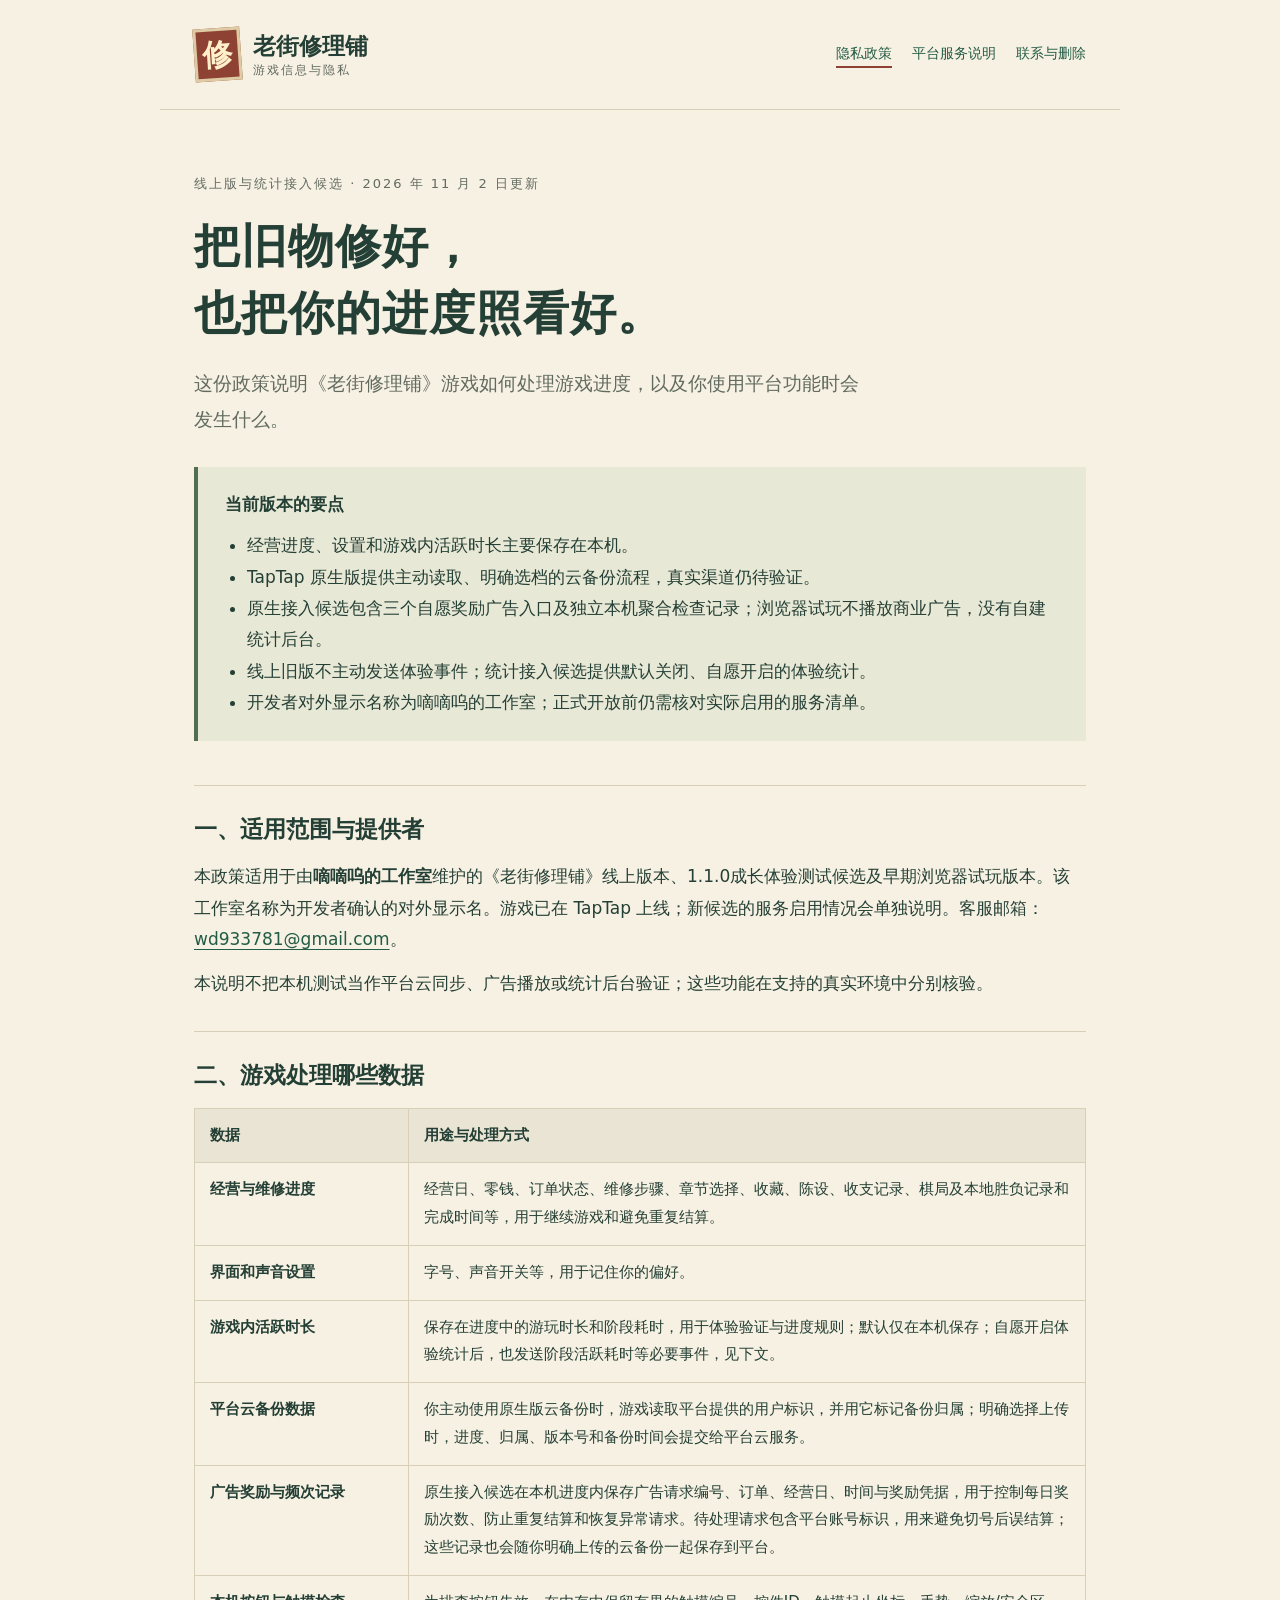
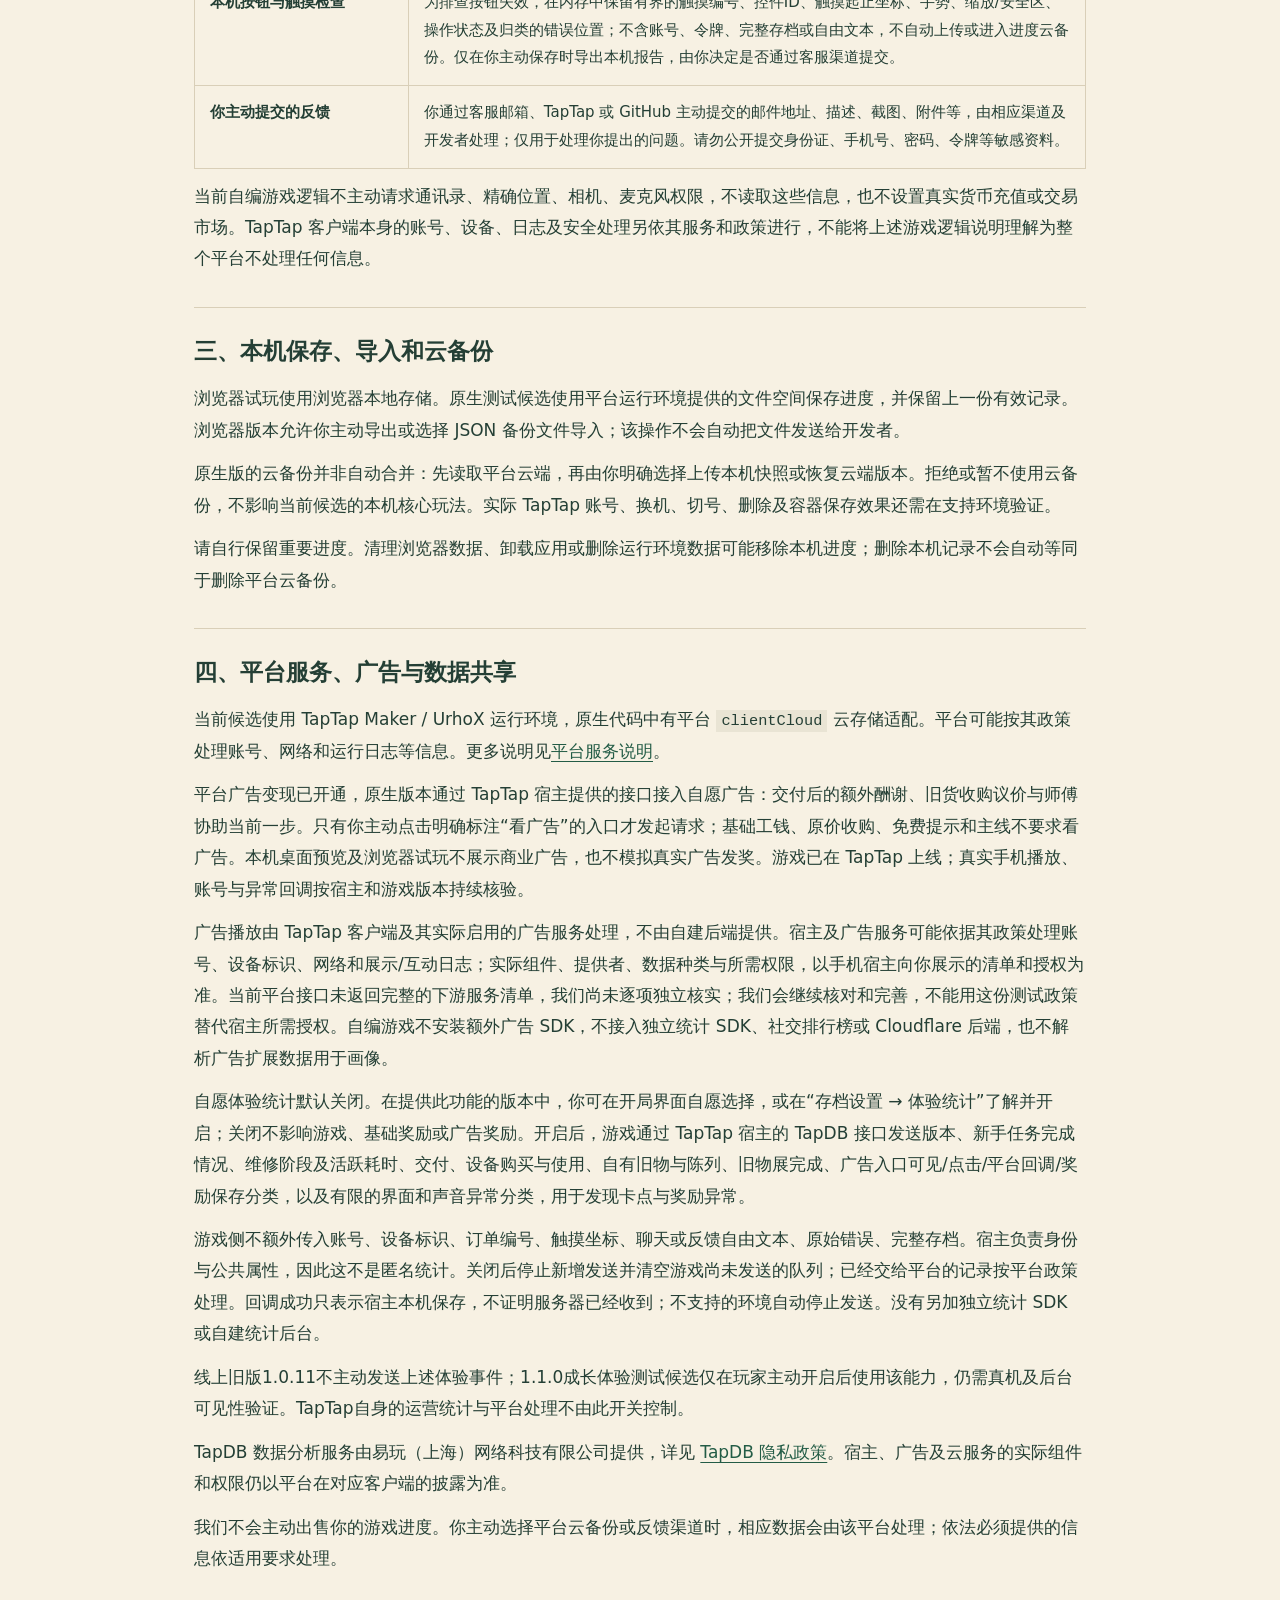
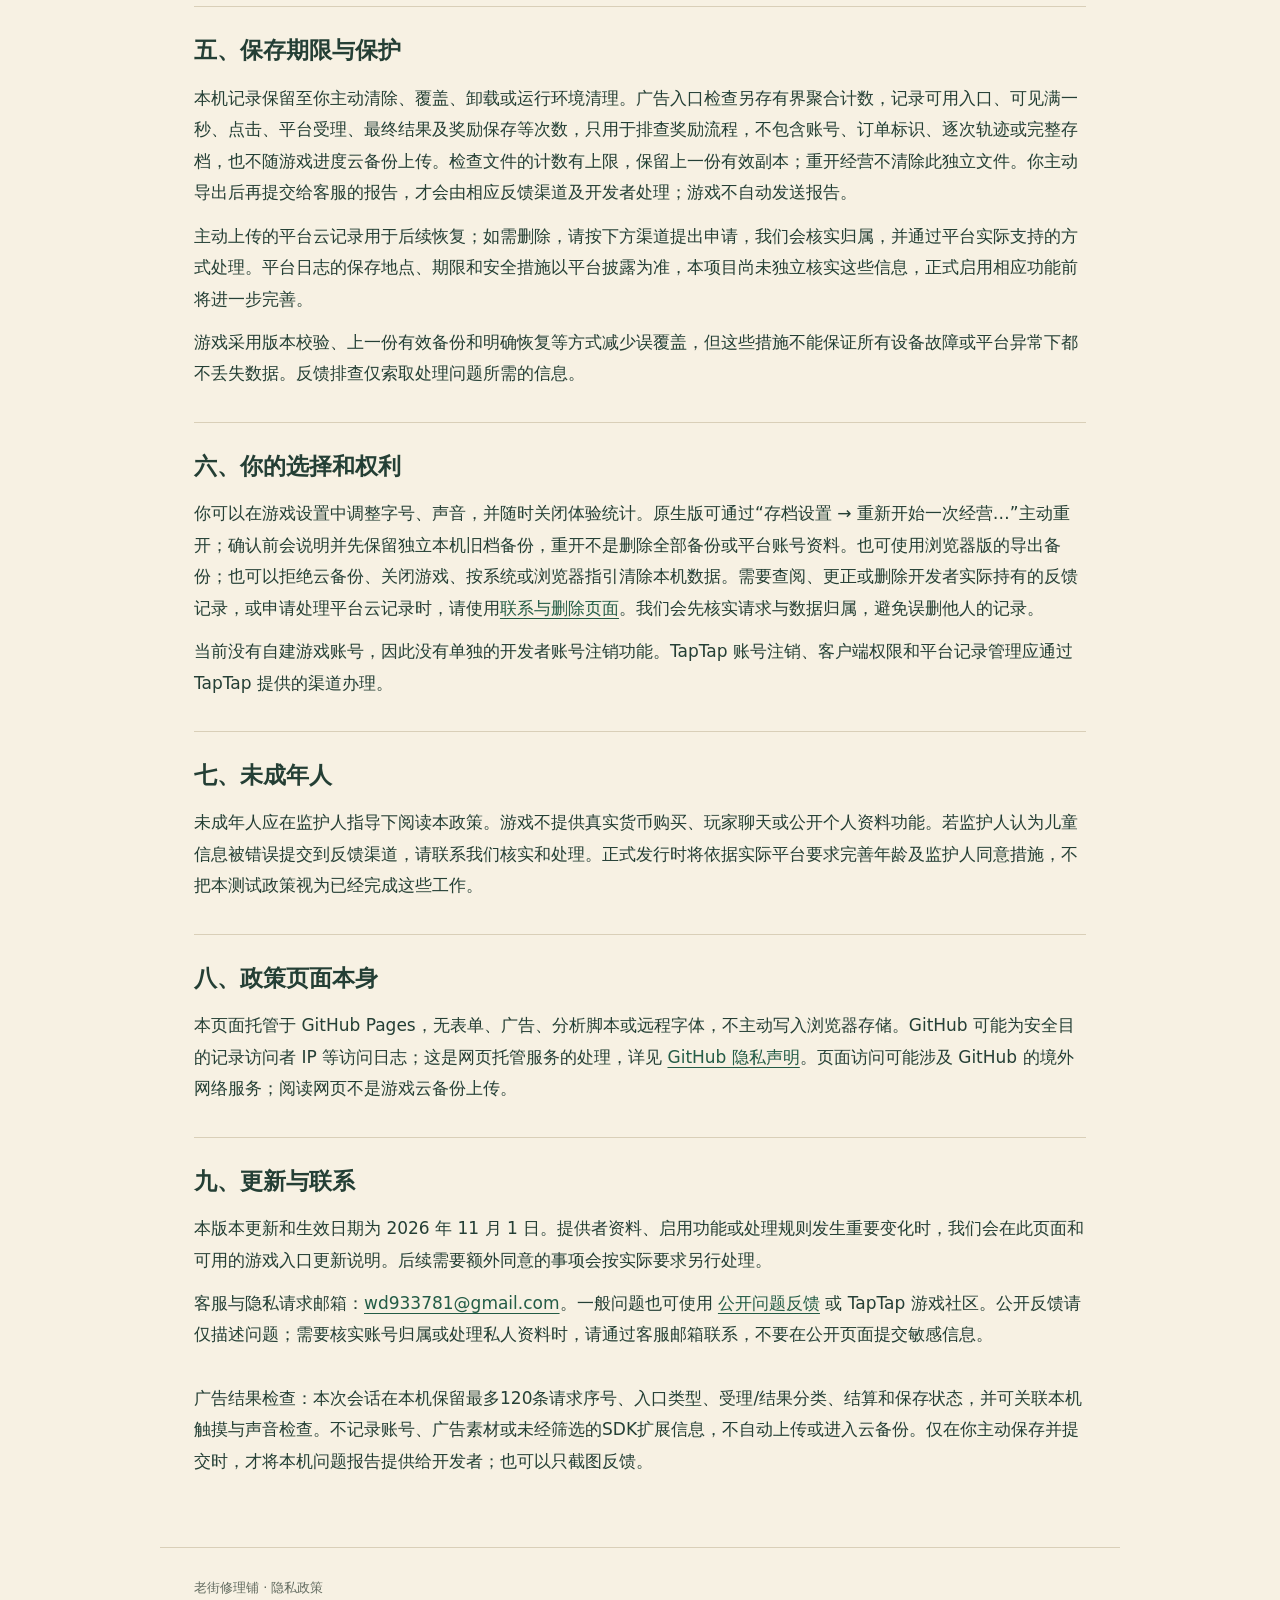
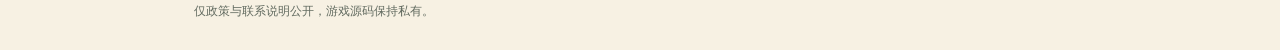
<file: index.html>
<!doctype html>
<html lang="zh-CN">
<head>
<meta charset="utf-8"><meta name="viewport" content="width=device-width,initial-scale=1">
<meta name="description" content="老街修理铺测试版本隐私政策：本机进度、主动云备份、平台服务及隐私联系渠道。">
<meta name="referrer" content="no-referrer"><meta name="color-scheme" content="light">
<title>隐私政策 · 老街修理铺</title>
<link rel="stylesheet" href="style.css">
</head>
<body>
<header><div class="brand"><span class="seal" aria-hidden="true">修</span><span>老街修理铺<small>游戏信息与隐私</small></span></div><nav aria-label="政策导航"><a aria-current="page" href="./">隐私政策</a><a href="services.html">平台服务说明</a><a href="contact.html">联系与删除</a></nav></header>
<main>
<p class="eyebrow">线上版与统计接入候选 · 2026 年 11 月 2 日更新</p>
<h1>把旧物修好，<br>也把你的进度照看好。</h1>
<p class="lead">这份政策说明《老街修理铺》游戏如何处理游戏进度，以及你使用平台功能时会发生什么。</p>
<aside><strong>当前版本的要点</strong><ul><li>经营进度、设置和游戏内活跃时长主要保存在本机。</li><li>TapTap 原生版提供主动读取、明确选档的云备份流程，真实渠道仍待验证。</li><li>原生接入候选包含三个自愿奖励广告入口及独立本机聚合检查记录；浏览器试玩不播放商业广告，没有自建统计后台。</li><li>线上旧版不主动发送体验事件；统计接入候选提供默认关闭、自愿开启的体验统计。</li><li>开发者对外显示名称为嘀嘀呜的工作室；正式开放前仍需核对实际启用的服务清单。</li></ul></aside>
<section><h2>一、适用范围与提供者</h2><p>本政策适用于由<strong>嘀嘀呜的工作室</strong>维护的《老街修理铺》线上版本、1.1.0成长体验测试候选及早期浏览器试玩版本。该工作室名称为开发者确认的对外显示名。游戏已在 TapTap 上线；新候选的服务启用情况会单独说明。客服邮箱：<a href="mailto:wd933781@gmail.com">wd933781@gmail.com</a>。</p><p>本说明不把本机测试当作平台云同步、广告播放或统计后台验证；这些功能在支持的真实环境中分别核验。</p></section>
<section><h2>二、游戏处理哪些数据</h2><div class="table-wrap"><table><thead><tr><th>数据</th><th>用途与处理方式</th></tr></thead><tbody><tr><td>经营与维修进度</td><td>经营日、零钱、订单状态、维修步骤、章节选择、收藏、陈设、收支记录、棋局及本地胜负记录和完成时间等，用于继续游戏和避免重复结算。</td></tr><tr><td>界面和声音设置</td><td>字号、声音开关等，用于记住你的偏好。</td></tr><tr><td>游戏内活跃时长</td><td>保存在进度中的游玩时长和阶段耗时，用于体验验证与进度规则；默认仅在本机保存；自愿开启体验统计后，也发送阶段活跃耗时等必要事件，见下文。</td></tr><tr><td>平台云备份数据</td><td>你主动使用原生版云备份时，游戏读取平台提供的用户标识，并用它标记备份归属；明确选择上传时，进度、归属、版本号和备份时间会提交给平台云服务。</td></tr><tr><td>广告奖励与频次记录</td><td>原生接入候选在本机进度内保存广告请求编号、订单、经营日、时间与奖励凭据，用于控制每日奖励次数、防止重复结算和恢复异常请求。待处理请求包含平台账号标识，用来避免切号后误结算；这些记录也会随你明确上传的云备份一起保存到平台。</td></tr><tr><td>本机按钮与触摸检查</td><td>为排查按钮失效，在内存中保留有界的触摸编号、控件ID、触摸起止坐标、手势、缩放/安全区、操作状态及归类的错误位置；不含账号、令牌、完整存档或自由文本，不自动上传或进入进度云备份。仅在你主动保存时导出本机报告，由你决定是否通过客服渠道提交。</td></tr><tr><td>你主动提交的反馈</td><td>你通过客服邮箱、TapTap 或 GitHub 主动提交的邮件地址、描述、截图、附件等，由相应渠道及开发者处理；仅用于处理你提出的问题。请勿公开提交身份证、手机号、密码、令牌等敏感资料。</td></tr></tbody></table></div><p>当前自编游戏逻辑不主动请求通讯录、精确位置、相机、麦克风权限，不读取这些信息，也不设置真实货币充值或交易市场。TapTap 客户端本身的账号、设备、日志及安全处理另依其服务和政策进行，不能将上述游戏逻辑说明理解为整个平台不处理任何信息。</p></section>
<section><h2>三、本机保存、导入和云备份</h2><p>浏览器试玩使用浏览器本地存储。原生测试候选使用平台运行环境提供的文件空间保存进度，并保留上一份有效记录。浏览器版本允许你主动导出或选择 JSON 备份文件导入；该操作不会自动把文件发送给开发者。</p><p>原生版的云备份并非自动合并：先读取平台云端，再由你明确选择上传本机快照或恢复云端版本。拒绝或暂不使用云备份，不影响当前候选的本机核心玩法。实际 TapTap 账号、换机、切号、删除及容器保存效果还需在支持环境验证。</p><p>请自行保留重要进度。清理浏览器数据、卸载应用或删除运行环境数据可能移除本机进度；删除本机记录不会自动等同于删除平台云备份。</p></section>
<section><h2>四、平台服务、广告与数据共享</h2><p>当前候选使用 TapTap Maker / UrhoX 运行环境，原生代码中有平台 <code>clientCloud</code> 云存储适配。平台可能按其政策处理账号、网络和运行日志等信息。更多说明见<a href="services.html">平台服务说明</a>。</p><p>平台广告变现已开通，原生版本通过 TapTap 宿主提供的接口接入自愿广告：交付后的额外酬谢、旧货收购议价与师傅协助当前一步。只有你主动点击明确标注“看广告”的入口才发起请求；基础工钱、原价收购、免费提示和主线不要求看广告。本机桌面预览及浏览器试玩不展示商业广告，也不模拟真实广告发奖。游戏已在 TapTap 上线；真实手机播放、账号与异常回调按宿主和游戏版本持续核验。</p><p>广告播放由 TapTap 客户端及其实际启用的广告服务处理，不由自建后端提供。宿主及广告服务可能依据其政策处理账号、设备标识、网络和展示/互动日志；实际组件、提供者、数据种类与所需权限，以手机宿主向你展示的清单和授权为准。当前平台接口未返回完整的下游服务清单，我们尚未逐项独立核实；我们会继续核对和完善，不能用这份测试政策替代宿主所需授权。自编游戏不安装额外广告 SDK，不接入独立统计 SDK、社交排行榜或 Cloudflare 后端，也不解析广告扩展数据用于画像。</p><p>自愿体验统计默认关闭。在提供此功能的版本中，你可在开局界面自愿选择，或在“存档设置 → 体验统计”了解并开启；关闭不影响游戏、基础奖励或广告奖励。开启后，游戏通过 TapTap 宿主的 TapDB 接口发送版本、新手任务完成情况、维修阶段及活跃耗时、交付、设备购买与使用、自有旧物与陈列、旧物展完成、广告入口可见/点击/平台回调/奖励保存分类，以及有限的界面和声音异常分类，用于发现卡点与奖励异常。</p><p>游戏侧不额外传入账号、设备标识、订单编号、触摸坐标、聊天或反馈自由文本、原始错误、完整存档。宿主负责身份与公共属性，因此这不是匿名统计。关闭后停止新增发送并清空游戏尚未发送的队列；已经交给平台的记录按平台政策处理。回调成功只表示宿主本机保存，不证明服务器已经收到；不支持的环境自动停止发送。没有另加独立统计 SDK 或自建统计后台。</p><p>线上旧版1.0.11不主动发送上述体验事件；1.1.0成长体验测试候选仅在玩家主动开启后使用该能力，仍需真机及后台可见性验证。TapTap自身的运营统计与平台处理不由此开关控制。</p><p>TapDB 数据分析服务由易玩（上海）网络科技有限公司提供，详见 <a href="https://www.tapdb.com/privacy.html" rel="noopener noreferrer">TapDB 隐私政策</a>。宿主、广告及云服务的实际组件和权限仍以平台在对应客户端的披露为准。</p><p>我们不会主动出售你的游戏进度。你主动选择平台云备份或反馈渠道时，相应数据会由该平台处理；依法必须提供的信息依适用要求处理。</p></section>
<section><h2>五、保存期限与保护</h2><p>本机记录保留至你主动清除、覆盖、卸载或运行环境清理。广告入口检查另存有界聚合计数，记录可用入口、可见满一秒、点击、平台受理、最终结果及奖励保存等次数，只用于排查奖励流程，不包含账号、订单标识、逐次轨迹或完整存档，也不随游戏进度云备份上传。检查文件的计数有上限，保留上一份有效副本；重开经营不清除此独立文件。你主动导出后再提交给客服的报告，才会由相应反馈渠道及开发者处理；游戏不自动发送报告。</p><p>主动上传的平台云记录用于后续恢复；如需删除，请按下方渠道提出申请，我们会核实归属，并通过平台实际支持的方式处理。平台日志的保存地点、期限和安全措施以平台披露为准，本项目尚未独立核实这些信息，正式启用相应功能前将进一步完善。</p><p>游戏采用版本校验、上一份有效备份和明确恢复等方式减少误覆盖，但这些措施不能保证所有设备故障或平台异常下都不丢失数据。反馈排查仅索取处理问题所需的信息。</p></section>
<section><h2>六、你的选择和权利</h2><p>你可以在游戏设置中调整字号、声音，并随时关闭体验统计。原生版可通过“存档设置 → 重新开始一次经营…”主动重开；确认前会说明并先保留独立本机旧档备份，重开不是删除全部备份或平台账号资料。也可使用浏览器版的导出备份；也可以拒绝云备份、关闭游戏、按系统或浏览器指引清除本机数据。需要查阅、更正或删除开发者实际持有的反馈记录，或申请处理平台云记录时，请使用<a href="contact.html">联系与删除页面</a>。我们会先核实请求与数据归属，避免误删他人的记录。</p><p>当前没有自建游戏账号，因此没有单独的开发者账号注销功能。TapTap 账号注销、客户端权限和平台记录管理应通过 TapTap 提供的渠道办理。</p></section>
<section><h2>七、未成年人</h2><p>未成年人应在监护人指导下阅读本政策。游戏不提供真实货币购买、玩家聊天或公开个人资料功能。若监护人认为儿童信息被错误提交到反馈渠道，请联系我们核实和处理。正式发行时将依据实际平台要求完善年龄及监护人同意措施，不把本测试政策视为已经完成这些工作。</p></section>
<section><h2>八、政策页面本身</h2><p>本页面托管于 GitHub Pages，无表单、广告、分析脚本或远程字体，不主动写入浏览器存储。GitHub 可能为安全目的记录访问者 IP 等访问日志；这是网页托管服务的处理，详见 <a href="https://docs.github.com/en/site-policy/privacy-policies/github-general-privacy-statement" rel="noopener noreferrer">GitHub 隐私声明</a>。页面访问可能涉及 GitHub 的境外网络服务；阅读网页不是游戏云备份上传。</p></section>
<section><h2>九、更新与联系</h2><p>本版本更新和生效日期为 2026 年 11 月 1 日。提供者资料、启用功能或处理规则发生重要变化时，我们会在此页面和可用的游戏入口更新说明。后续需要额外同意的事项会按实际要求另行处理。</p><p>客服与隐私请求邮箱：<a href="mailto:wd933781@gmail.com">wd933781@gmail.com</a>。一般问题也可使用 <a href="https://github.com/wd9337812/repairstore-privacy/issues" rel="noopener noreferrer">公开问题反馈</a> 或 TapTap 游戏社区。公开反馈请仅描述问题；需要核实账号归属或处理私人资料时，请通过客服邮箱联系，不要在公开页面提交敏感信息。</p></section>
<p>广告结果检查：本次会话在本机保留最多120条请求序号、入口类型、受理/结果分类、结算和保存状态，并可关联本机触摸与声音检查。不记录账号、广告素材或未经筛选的SDK扩展信息，不自动上传或进入云备份。仅在你主动保存并提交时，才将本机问题报告提供给开发者；也可以只截图反馈。</p></main><footer>老街修理铺 · 隐私政策<span>仅政策与联系说明公开，游戏源码保持私有。</span></footer>
</body></html>
</file>
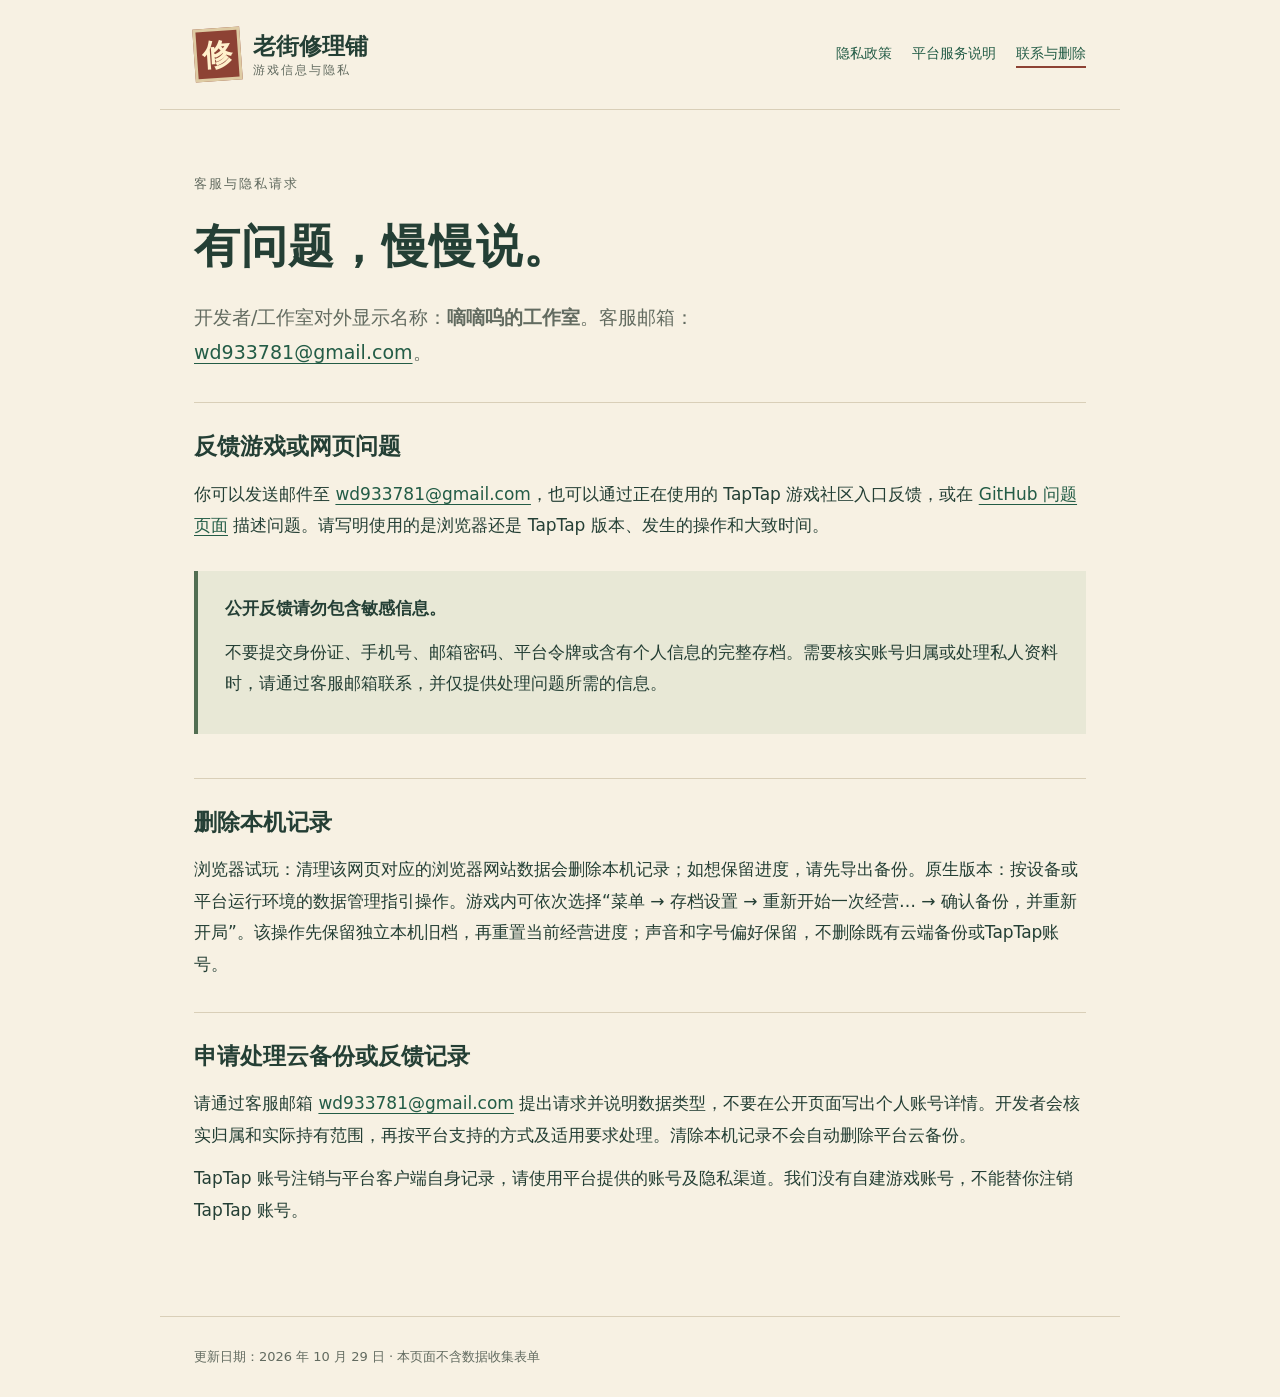
<file: contact.html>
<!doctype html><html lang="zh-CN"><head><meta charset="utf-8"><meta name="viewport" content="width=device-width,initial-scale=1"><meta name="referrer" content="no-referrer"><title>联系与删除 · 老街修理铺</title><link rel="stylesheet" href="style.css"></head><body><header><div class="brand"><span class="seal">修</span><span>老街修理铺<small>游戏信息与隐私</small></span></div><nav><a href="./">隐私政策</a><a href="services.html">平台服务说明</a><a aria-current="page" href="contact.html">联系与删除</a></nav></header><main><p class="eyebrow">客服与隐私请求</p><h1>有问题，慢慢说。</h1><p class="lead">开发者/工作室对外显示名称：<strong>嘀嘀呜的工作室</strong>。客服邮箱：<a href="mailto:wd933781@gmail.com">wd933781@gmail.com</a>。</p><section><h2>反馈游戏或网页问题</h2><p>你可以发送邮件至 <a href="mailto:wd933781@gmail.com">wd933781@gmail.com</a>，也可以通过正在使用的 TapTap 游戏社区入口反馈，或在 <a href="https://github.com/wd9337812/repairstore-privacy/issues" rel="noopener noreferrer">GitHub 问题页面</a> 描述问题。请写明使用的是浏览器还是 TapTap 版本、发生的操作和大致时间。</p><aside><strong>公开反馈请勿包含敏感信息。</strong><p>不要提交身份证、手机号、邮箱密码、平台令牌或含有个人信息的完整存档。需要核实账号归属或处理私人资料时，请通过客服邮箱联系，并仅提供处理问题所需的信息。</p></aside></section><section><h2>删除本机记录</h2><p>浏览器试玩：清理该网页对应的浏览器网站数据会删除本机记录；如想保留进度，请先导出备份。原生版本：按设备或平台运行环境的数据管理指引操作。游戏内可依次选择“菜单 → 存档设置 → 重新开始一次经营… → 确认备份，并重新开局”。该操作先保留独立本机旧档，再重置当前经营进度；声音和字号偏好保留，不删除既有云端备份或TapTap账号。</p></section><section><h2>申请处理云备份或反馈记录</h2><p>请通过客服邮箱 <a href="mailto:wd933781@gmail.com">wd933781@gmail.com</a> 提出请求并说明数据类型，不要在公开页面写出个人账号详情。开发者会核实归属和实际持有范围，再按平台支持的方式及适用要求处理。清除本机记录不会自动删除平台云备份。</p><p>TapTap 账号注销与平台客户端自身记录，请使用平台提供的账号及隐私渠道。我们没有自建游戏账号，不能替你注销 TapTap 账号。</p></section></main><footer>更新日期：2026 年 10 月 29 日 · 本页面不含数据收集表单</footer></body></html>
</file>
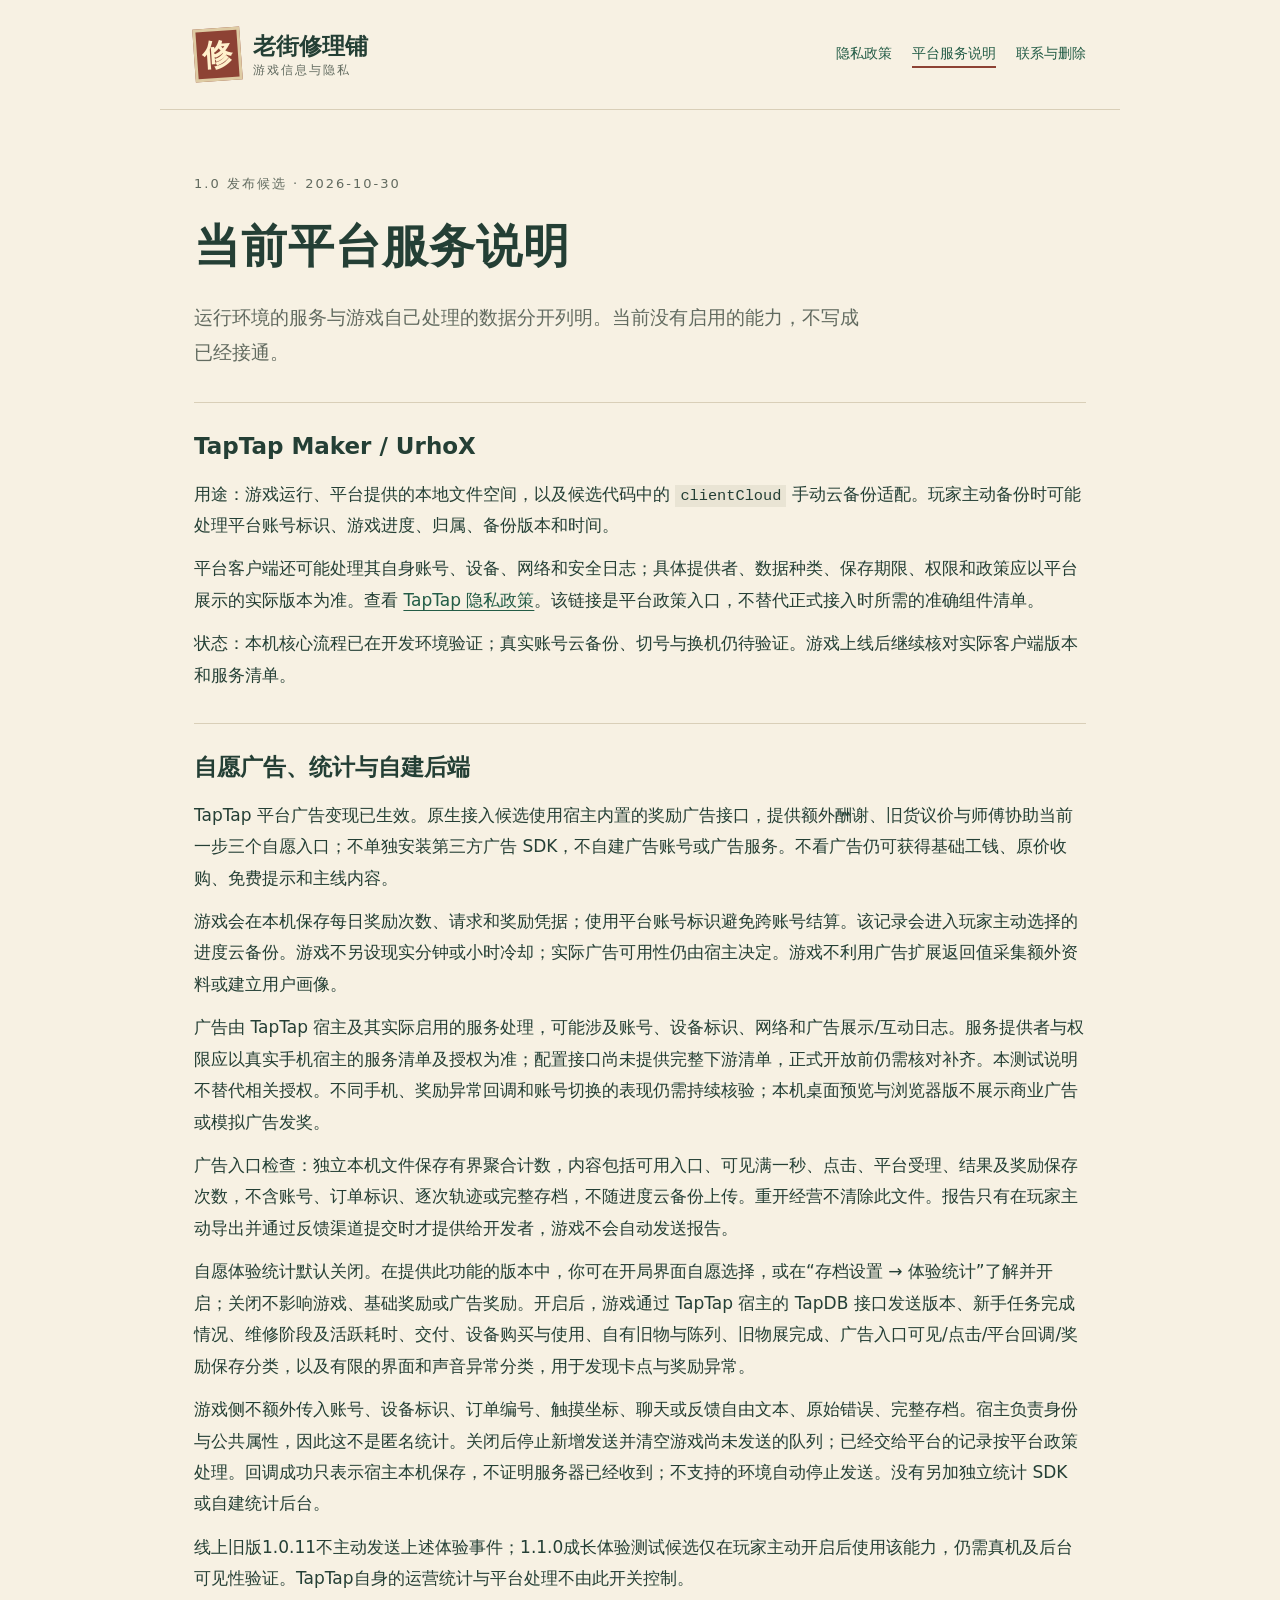
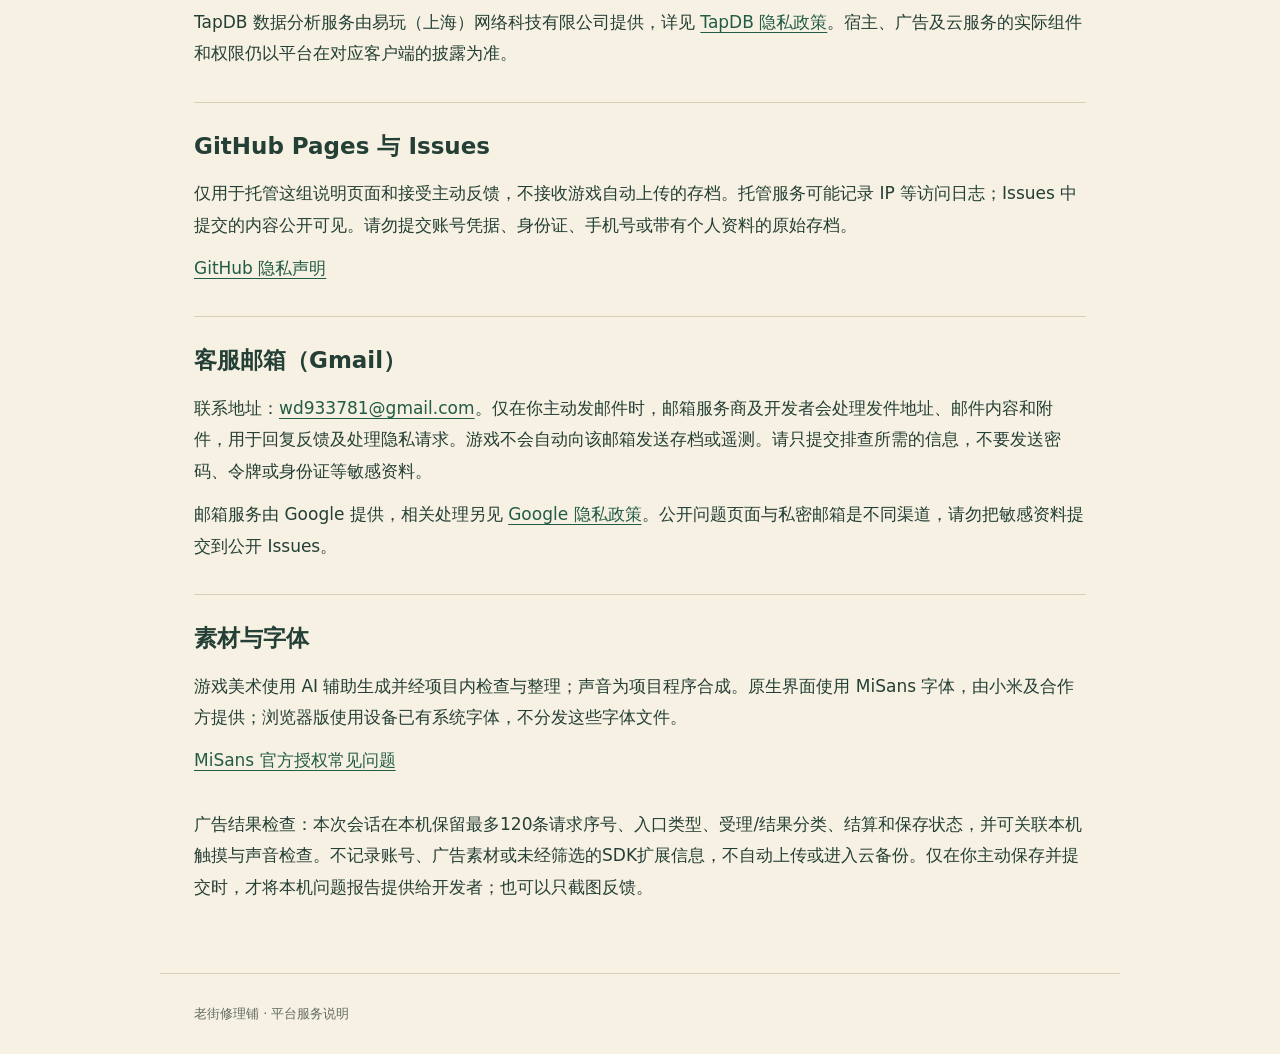
<file: services.html>
<!doctype html><html lang="zh-CN"><head><meta charset="utf-8"><meta name="viewport" content="width=device-width,initial-scale=1"><meta name="referrer" content="no-referrer"><title>平台服务说明 · 老街修理铺</title><link rel="stylesheet" href="style.css"></head><body><header><div class="brand"><span class="seal">修</span><span>老街修理铺<small>游戏信息与隐私</small></span></div><nav><a href="./">隐私政策</a><a aria-current="page" href="services.html">平台服务说明</a><a href="contact.html">联系与删除</a></nav></header><main><p class="eyebrow">1.0 发布候选 · 2026-10-30</p><h1>当前平台服务说明</h1><p class="lead">运行环境的服务与游戏自己处理的数据分开列明。当前没有启用的能力，不写成已经接通。</p><section><h2>TapTap Maker / UrhoX</h2><p>用途：游戏运行、平台提供的本地文件空间，以及候选代码中的 <code>clientCloud</code> 手动云备份适配。玩家主动备份时可能处理平台账号标识、游戏进度、归属、备份版本和时间。</p><p>平台客户端还可能处理其自身账号、设备、网络和安全日志；具体提供者、数据种类、保存期限、权限和政策应以平台展示的实际版本为准。查看 <a href="https://www.taptap.cn/privacy-policy" rel="noopener noreferrer">TapTap 隐私政策</a>。该链接是平台政策入口，不替代正式接入时所需的准确组件清单。</p><p>状态：本机核心流程已在开发环境验证；真实账号云备份、切号与换机仍待验证。游戏上线后继续核对实际客户端版本和服务清单。</p></section><section><h2>自愿广告、统计与自建后端</h2><p>TapTap 平台广告变现已生效。原生接入候选使用宿主内置的奖励广告接口，提供额外酬谢、旧货议价与师傅协助当前一步三个自愿入口；不单独安装第三方广告 SDK，不自建广告账号或广告服务。不看广告仍可获得基础工钱、原价收购、免费提示和主线内容。</p><p>游戏会在本机保存每日奖励次数、请求和奖励凭据；使用平台账号标识避免跨账号结算。该记录会进入玩家主动选择的进度云备份。游戏不另设现实分钟或小时冷却；实际广告可用性仍由宿主决定。游戏不利用广告扩展返回值采集额外资料或建立用户画像。</p><p>广告由 TapTap 宿主及其实际启用的服务处理，可能涉及账号、设备标识、网络和广告展示/互动日志。服务提供者与权限应以真实手机宿主的服务清单及授权为准；配置接口尚未提供完整下游清单，正式开放前仍需核对补齐。本测试说明不替代相关授权。不同手机、奖励异常回调和账号切换的表现仍需持续核验；本机桌面预览与浏览器版不展示商业广告或模拟广告发奖。</p><p>广告入口检查：独立本机文件保存有界聚合计数，内容包括可用入口、可见满一秒、点击、平台受理、结果及奖励保存次数，不含账号、订单标识、逐次轨迹或完整存档，不随进度云备份上传。重开经营不清除此文件。报告只有在玩家主动导出并通过反馈渠道提交时才提供给开发者，游戏不会自动发送报告。</p><p>自愿体验统计默认关闭。在提供此功能的版本中，你可在开局界面自愿选择，或在“存档设置 → 体验统计”了解并开启；关闭不影响游戏、基础奖励或广告奖励。开启后，游戏通过 TapTap 宿主的 TapDB 接口发送版本、新手任务完成情况、维修阶段及活跃耗时、交付、设备购买与使用、自有旧物与陈列、旧物展完成、广告入口可见/点击/平台回调/奖励保存分类，以及有限的界面和声音异常分类，用于发现卡点与奖励异常。</p><p>游戏侧不额外传入账号、设备标识、订单编号、触摸坐标、聊天或反馈自由文本、原始错误、完整存档。宿主负责身份与公共属性，因此这不是匿名统计。关闭后停止新增发送并清空游戏尚未发送的队列；已经交给平台的记录按平台政策处理。回调成功只表示宿主本机保存，不证明服务器已经收到；不支持的环境自动停止发送。没有另加独立统计 SDK 或自建统计后台。</p><p>线上旧版1.0.11不主动发送上述体验事件；1.1.0成长体验测试候选仅在玩家主动开启后使用该能力，仍需真机及后台可见性验证。TapTap自身的运营统计与平台处理不由此开关控制。</p><p>TapDB 数据分析服务由易玩（上海）网络科技有限公司提供，详见 <a href="https://www.tapdb.com/privacy.html" rel="noopener noreferrer">TapDB 隐私政策</a>。宿主、广告及云服务的实际组件和权限仍以平台在对应客户端的披露为准。</p></section><section><h2>GitHub Pages 与 Issues</h2><p>仅用于托管这组说明页面和接受主动反馈，不接收游戏自动上传的存档。托管服务可能记录 IP 等访问日志；Issues 中提交的内容公开可见。请勿提交账号凭据、身份证、手机号或带有个人资料的原始存档。</p><p><a href="https://docs.github.com/en/site-policy/privacy-policies/github-general-privacy-statement" rel="noopener noreferrer">GitHub 隐私声明</a></p></section><section><h2>客服邮箱（Gmail）</h2><p>联系地址：<a href="mailto:wd933781@gmail.com">wd933781@gmail.com</a>。仅在你主动发邮件时，邮箱服务商及开发者会处理发件地址、邮件内容和附件，用于回复反馈及处理隐私请求。游戏不会自动向该邮箱发送存档或遥测。请只提交排查所需的信息，不要发送密码、令牌或身份证等敏感资料。</p><p>邮箱服务由 Google 提供，相关处理另见 <a href="https://policies.google.com/privacy?hl=zh-CN" rel="noopener noreferrer">Google 隐私政策</a>。公开问题页面与私密邮箱是不同渠道，请勿把敏感资料提交到公开 Issues。</p></section><section><h2>素材与字体</h2><p>游戏美术使用 AI 辅助生成并经项目内检查与整理；声音为项目程序合成。原生界面使用 MiSans 字体，由小米及合作方提供；浏览器版使用设备已有系统字体，不分发这些字体文件。</p><p><a href="https://hyperos.mi.com/font/zh/faq/" rel="noopener noreferrer">MiSans 官方授权常见问题</a></p></section><p>广告结果检查：本次会话在本机保留最多120条请求序号、入口类型、受理/结果分类、结算和保存状态，并可关联本机触摸与声音检查。不记录账号、广告素材或未经筛选的SDK扩展信息，不自动上传或进入云备份。仅在你主动保存并提交时，才将本机问题报告提供给开发者；也可以只截图反馈。</p></main><footer>老街修理铺 · 平台服务说明</footer></body></html>
</file>
<file: style.css>
:root{color-scheme:light;--ink:#243f35;--muted:#626b60;--paper:#f7f1e3;--line:#d9cfb8;--accent:#8d4234}*{box-sizing:border-box}html{scroll-behavior:smooth}body{margin:0;background:var(--paper);color:var(--ink);font:17px/1.85 system-ui,-apple-system,"Microsoft YaHei",sans-serif}a{color:#235c46;text-underline-offset:4px;overflow-wrap:anywhere}a:hover{color:var(--accent)}header,main,footer{max-width:960px;margin:auto;padding:28px 34px}header{display:flex;justify-content:space-between;gap:22px;align-items:center;border-bottom:1px solid var(--line)}.brand{display:flex;align-items:center;gap:12px;font-weight:700;font-size:23px;line-height:1.4}.brand small{display:block;font-size:12px;font-weight:400;color:var(--muted);letter-spacing:2px}.seal{display:grid;place-items:center;background:var(--accent);color:#fff0cc;width:47px;height:53px;font-size:30px;transform:rotate(-4deg);border:3px solid #decba3}nav{display:flex;gap:20px;font-size:14px}nav a{text-decoration:none}nav a[aria-current]{border-bottom:2px solid var(--accent)}main{padding-top:50px;padding-bottom:58px}.eyebrow{font-size:13px;letter-spacing:2px;color:var(--muted)}h1{font-size:clamp(29px,5vw,46px);line-height:1.45;letter-spacing:1px;margin:17px 0 20px}h2{font-size:23px;line-height:1.5;margin:0 0 15px}.lead{max-width:680px;font-size:19px;color:var(--muted)}aside{margin:30px 0 44px;padding:22px 27px;background:#e8e8d6;border-left:4px solid #526e52}aside ul{padding-left:22px;margin:10px 0 0}section{margin:32px 0;padding-top:26px;border-top:1px solid var(--line)}p{margin:12px 0}table{width:100%;border-collapse:collapse;min-width:0;font-size:15px}td,th{border:1px solid var(--line);padding:13px 15px;text-align:left;vertical-align:top}th{background:#e9e4d4}td:first-child{width:24%;font-weight:600}.table-wrap{width:100%;overflow-x:auto}code{padding:2px 5px;background:#e9e4d4;font-size:.9em}footer{border-top:1px solid var(--line);font-size:13px;color:var(--muted)}footer span{display:block;font-size:12px}@media(max-width:600px){body{font-size:16px}header,main,footer{padding-left:20px;padding-right:20px}header{align-items:flex-start;flex-direction:column;padding-top:20px;padding-bottom:20px;gap:16px}nav{gap:20px;font-size:14px}main{padding-top:27px}h2{font-size:21px}.lead{font-size:17px}aside{padding:17px 18px}td,th{padding:10px 9px;font-size:14px}td:first-child{width:29%}}@media(prefers-reduced-motion:reduce){html{scroll-behavior:auto}}@media print{body{background:white}header nav{display:none}main{padding-top:12px}a{color:inherit}aside{break-inside:avoid}section{break-inside:auto}}
</file>
